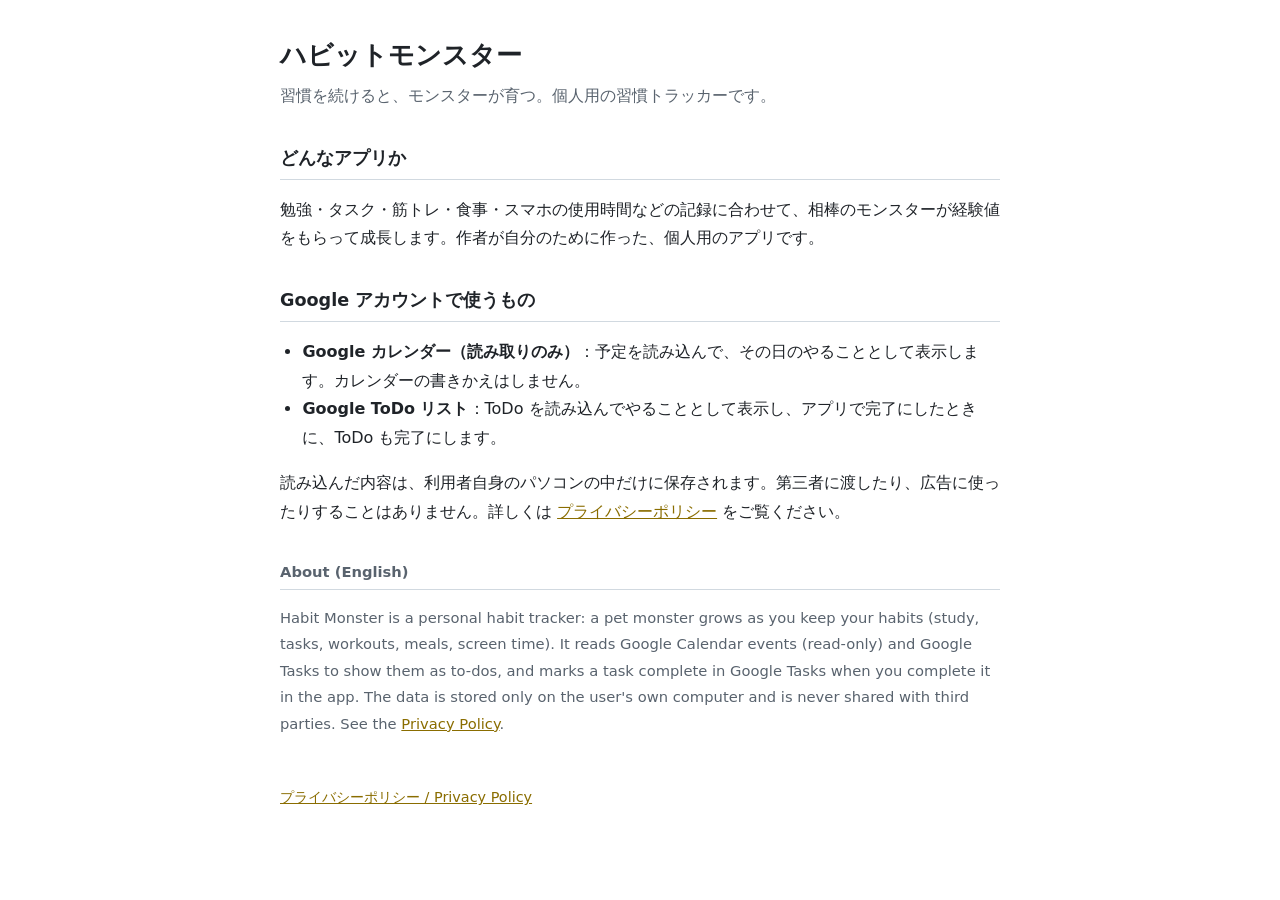
<file: static/about.html>
<!doctype html>
<html lang="ja">
<head>
  <meta charset="utf-8">
  <meta name="viewport" content="width=device-width, initial-scale=1">
  <title>ハビットモンスター</title>
  <link rel="icon" href="/favicon.png" type="image/png">
  <style>
    :root { --bg: #ffffff; --fg: #1f2328; --dim: #59636e; --line: #d1d9e0; --accent: #8a6d00; }
    @media (prefers-color-scheme: dark) { :root { --bg: #0d1117; --fg: #e6edf3; --dim: #9198a1; --line: #3d444d; --accent: #e3b341; } }
    body { margin: 0; background: var(--bg); color: var(--fg); font-family: system-ui, -apple-system, "Hiragino Sans", "Yu Gothic UI", sans-serif; line-height: 1.8; }
    main { max-width: 720px; margin: 0 auto; padding: 32px 16px 64px; }
    h1 { font-size: 1.6rem; margin: 0 0 4px; }
    h2 { font-size: 1.1rem; margin: 32px 0 8px; padding-bottom: 4px; border-bottom: 1px solid var(--line); }
    .lead { color: var(--dim); margin: 0 0 24px; }
    ul { padding-left: 1.4em; }
    a { color: var(--accent); }
    .en { color: var(--dim); font-size: 0.92rem; }
    footer { margin-top: 48px; color: var(--dim); font-size: 0.9rem; }
  </style>
</head>
<body>
<main>
  <h1>ハビットモンスター</h1>
  <p class="lead">習慣を続けると、モンスターが育つ。個人用の習慣トラッカーです。</p>

  <h2>どんなアプリか</h2>
  <p>勉強・タスク・筋トレ・食事・スマホの使用時間などの記録に合わせて、相棒のモンスターが経験値をもらって成長します。作者が自分のために作った、個人用のアプリです。</p>

  <h2>Google アカウントで使うもの</h2>
  <ul>
    <li><b>Google カレンダー（読み取りのみ）</b>：予定を読み込んで、その日のやることとして表示します。カレンダーの書きかえはしません。</li>
    <li><b>Google ToDo リスト</b>：ToDo を読み込んでやることとして表示し、アプリで完了にしたときに、ToDo も完了にします。</li>
  </ul>
  <p>読み込んだ内容は、利用者自身のパソコンの中だけに保存されます。第三者に渡したり、広告に使ったりすることはありません。詳しくは <a href="/privacy.html">プライバシーポリシー</a> をご覧ください。</p>

  <h2 class="en">About (English)</h2>
  <p class="en">Habit Monster is a personal habit tracker: a pet monster grows as you keep your habits (study, tasks, workouts, meals, screen time).
    It reads Google Calendar events (read-only) and Google Tasks to show them as to-dos, and marks a task complete in Google Tasks when you complete it in the app.
    The data is stored only on the user's own computer and is never shared with third parties. See the <a href="/privacy.html">Privacy Policy</a>.</p>

  <footer>
    <a href="/privacy.html">プライバシーポリシー / Privacy Policy</a>
  </footer>
</main>
</body>
</html>
</file>
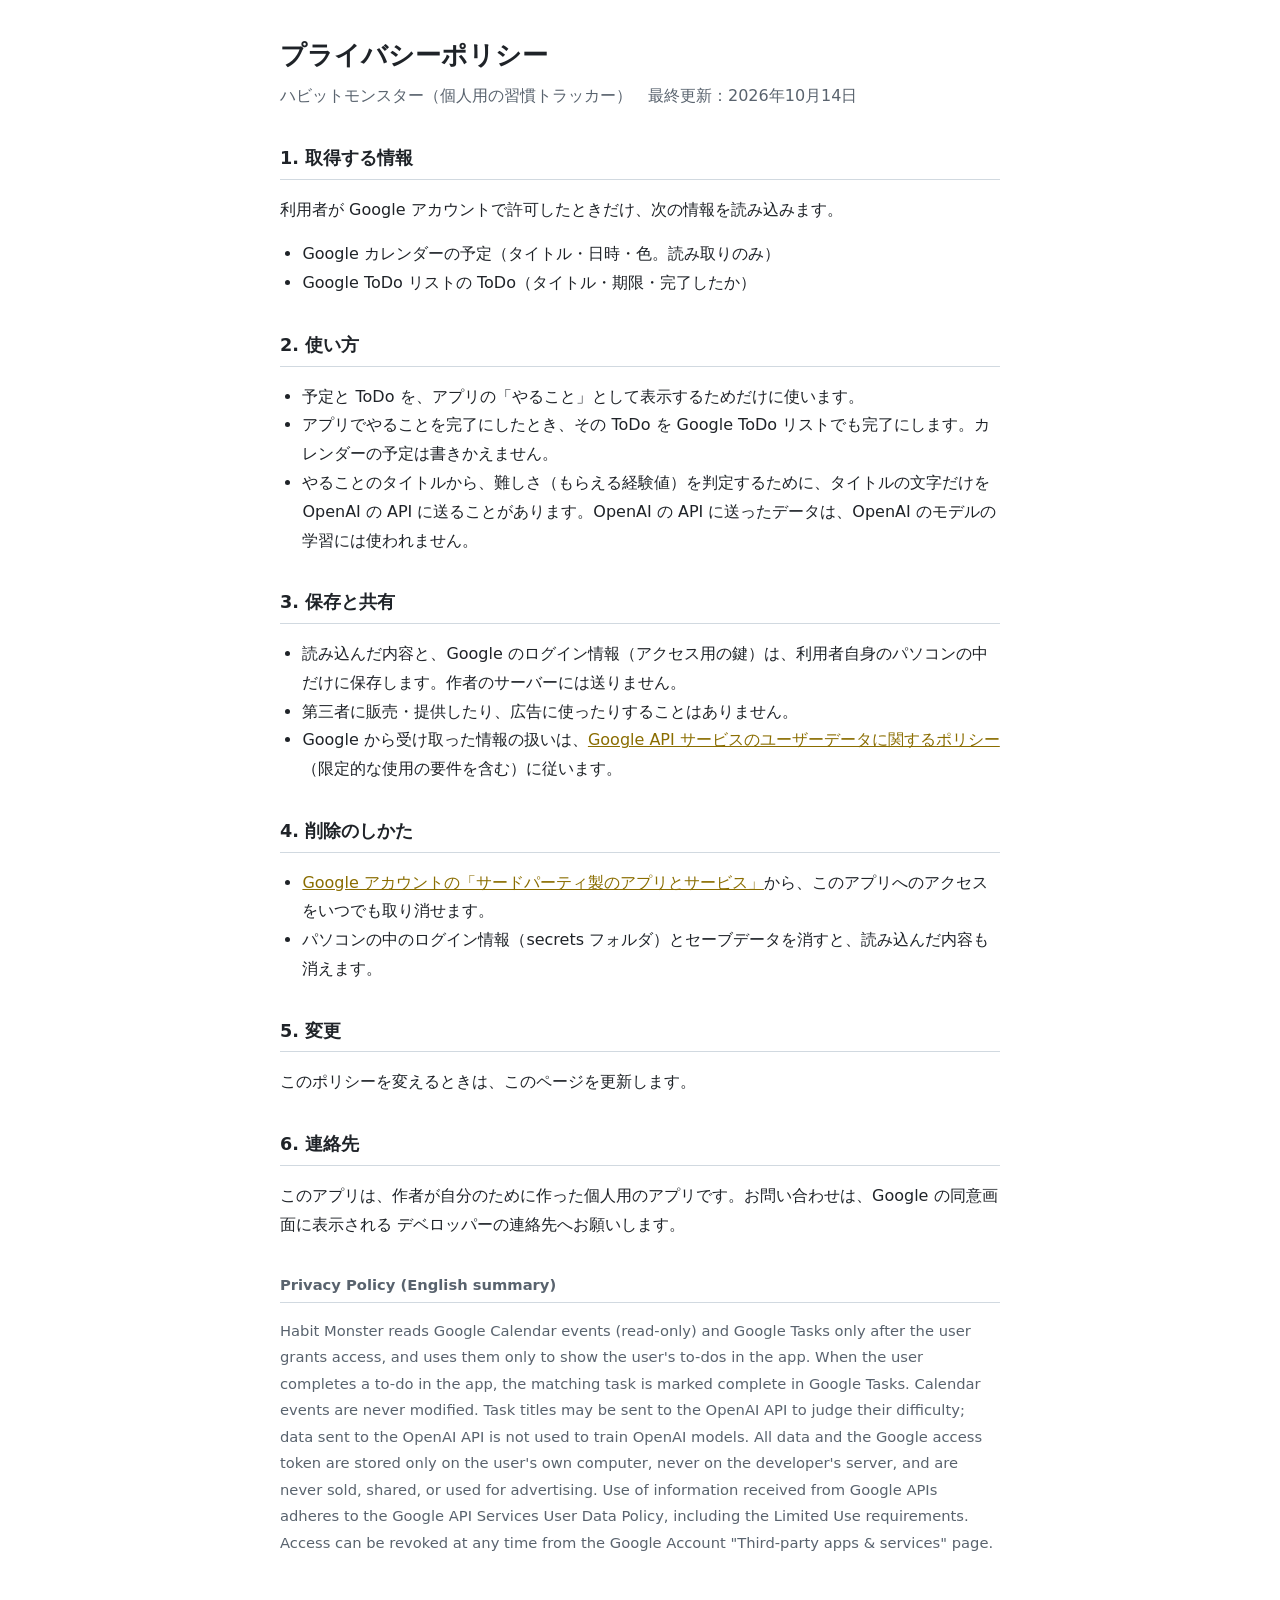
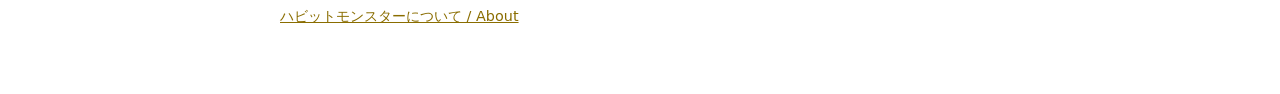
<file: static/privacy.html>
<!doctype html>
<html lang="ja">
<head>
  <meta charset="utf-8">
  <meta name="viewport" content="width=device-width, initial-scale=1">
  <title>プライバシーポリシー</title>
  <link rel="icon" href="/favicon.png" type="image/png">
  <style>
    :root { --bg: #ffffff; --fg: #1f2328; --dim: #59636e; --line: #d1d9e0; --accent: #8a6d00; }
    @media (prefers-color-scheme: dark) { :root { --bg: #0d1117; --fg: #e6edf3; --dim: #9198a1; --line: #3d444d; --accent: #e3b341; } }
    body { margin: 0; background: var(--bg); color: var(--fg); font-family: system-ui, -apple-system, "Hiragino Sans", "Yu Gothic UI", sans-serif; line-height: 1.8; }
    main { max-width: 720px; margin: 0 auto; padding: 32px 16px 64px; }
    h1 { font-size: 1.6rem; margin: 0 0 4px; }
    h2 { font-size: 1.1rem; margin: 32px 0 8px; padding-bottom: 4px; border-bottom: 1px solid var(--line); }
    .lead { color: var(--dim); margin: 0 0 24px; }
    ul { padding-left: 1.4em; }
    a { color: var(--accent); }
    .en { color: var(--dim); font-size: 0.92rem; }
    footer { margin-top: 48px; color: var(--dim); font-size: 0.9rem; }
  </style>
</head>
<body>
<main>
  <h1>プライバシーポリシー</h1>
  <p class="lead">ハビットモンスター（個人用の習慣トラッカー）　最終更新：2026年10月14日</p>

  <h2>1. 取得する情報</h2>
  <p>利用者が Google アカウントで許可したときだけ、次の情報を読み込みます。</p>
  <ul>
    <li>Google カレンダーの予定（タイトル・日時・色。読み取りのみ）</li>
    <li>Google ToDo リストの ToDo（タイトル・期限・完了したか）</li>
  </ul>

  <h2>2. 使い方</h2>
  <ul>
    <li>予定と ToDo を、アプリの「やること」として表示するためだけに使います。</li>
    <li>アプリでやることを完了にしたとき、その ToDo を Google ToDo リストでも完了にします。カレンダーの予定は書きかえません。</li>
    <li>やることのタイトルから、難しさ（もらえる経験値）を判定するために、タイトルの文字だけを OpenAI の API に送ることがあります。OpenAI の API に送ったデータは、OpenAI のモデルの学習には使われません。</li>
  </ul>

  <h2>3. 保存と共有</h2>
  <ul>
    <li>読み込んだ内容と、Google のログイン情報（アクセス用の鍵）は、利用者自身のパソコンの中だけに保存します。作者のサーバーには送りません。</li>
    <li>第三者に販売・提供したり、広告に使ったりすることはありません。</li>
    <li>Google から受け取った情報の扱いは、<a href="https://developers.google.com/terms/api-services-user-data-policy">Google API サービスのユーザーデータに関するポリシー</a>（限定的な使用の要件を含む）に従います。</li>
  </ul>

  <h2>4. 削除のしかた</h2>
  <ul>
    <li><a href="https://myaccount.google.com/permissions">Google アカウントの「サードパーティ製のアプリとサービス」</a>から、このアプリへのアクセスをいつでも取り消せます。</li>
    <li>パソコンの中のログイン情報（secrets フォルダ）とセーブデータを消すと、読み込んだ内容も消えます。</li>
  </ul>

  <h2>5. 変更</h2>
  <p>このポリシーを変えるときは、このページを更新します。</p>

  <h2>6. 連絡先</h2>
  <p>このアプリは、作者が自分のために作った個人用のアプリです。お問い合わせは、Google の同意画面に表示される デベロッパーの連絡先へお願いします。</p>

  <h2 class="en">Privacy Policy (English summary)</h2>
  <p class="en">Habit Monster reads Google Calendar events (read-only) and Google Tasks only after the user grants access, and uses them only to show the user's to-dos in the app.
    When the user completes a to-do in the app, the matching task is marked complete in Google Tasks. Calendar events are never modified.
    Task titles may be sent to the OpenAI API to judge their difficulty; data sent to the OpenAI API is not used to train OpenAI models.
    All data and the Google access token are stored only on the user's own computer, never on the developer's server, and are never sold, shared, or used for advertising.
    Use of information received from Google APIs adheres to the Google API Services User Data Policy, including the Limited Use requirements.
    Access can be revoked at any time from the Google Account "Third-party apps &amp; services" page.</p>

  <footer>
    <a href="/about.html">ハビットモンスターについて / About</a>
  </footer>
</main>
</body>
</html>
</file>
